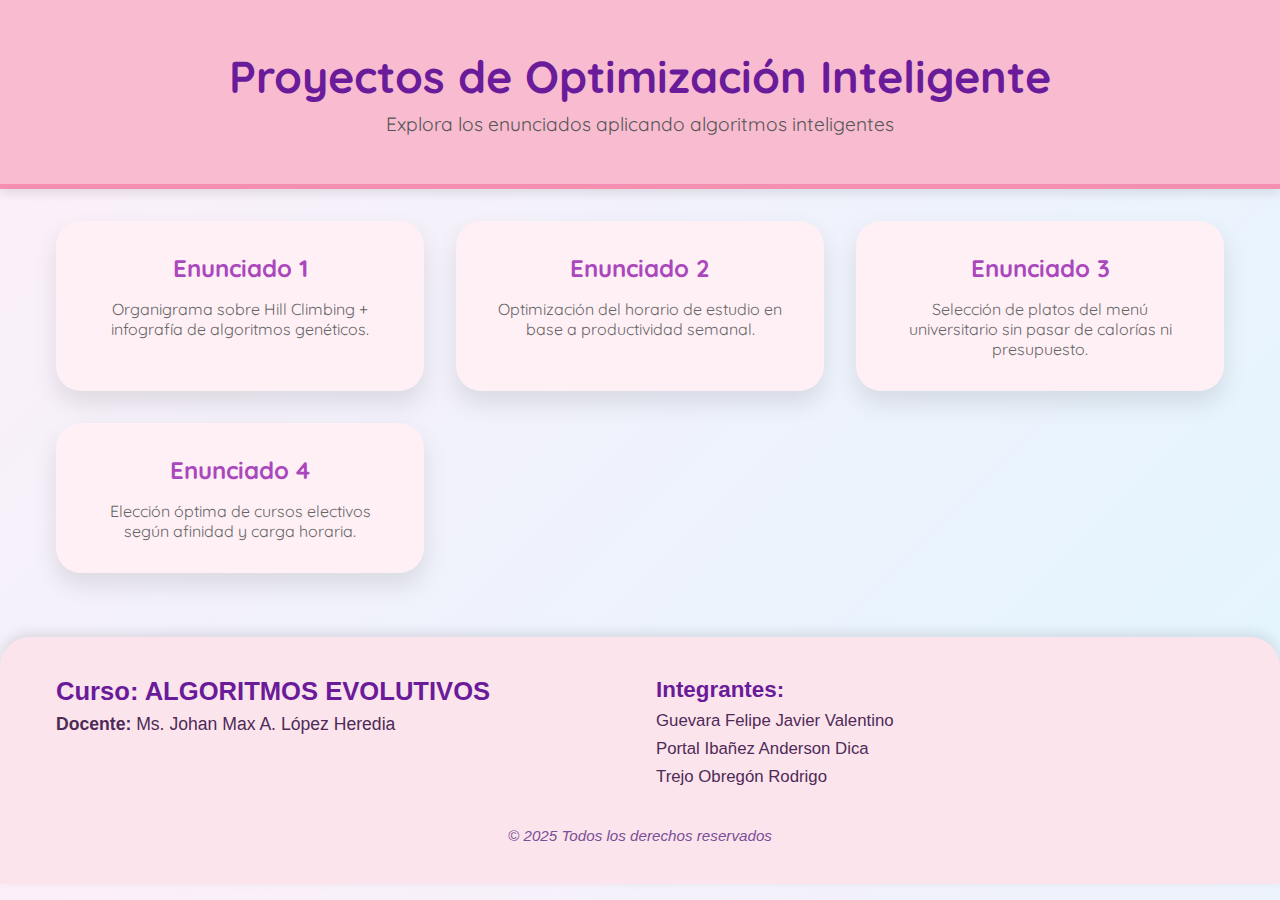
<file: index.html>
<!DOCTYPE html>
<html lang="es">
<head>
  <meta charset="UTF-8" />
  <meta name="viewport" content="width=device-width, initial-scale=1.0"/>
  <title>Proyectos de Optimización</title>
  <link href="https://fonts.googleapis.com/css2?family=Quicksand:wght@400;600;700&display=swap" rel="stylesheet">
  <link rel="stylesheet" href="https://cdnjs.cloudflare.com/ajax/libs/font-awesome/6.5.0/css/all.min.css" integrity="sha512-nxP1P5OqtF4oJhd+9n4WcY/6m7+XzXhGpKfwIXiZlD1m5F/4A0lBPHrkibvj+U8OxB9+5z7nOeXJ2JzpMj0YZA==" crossorigin="anonymous" referrerpolicy="no-referrer" />
  <style>
    * {
      box-sizing: border-box;
      margin: 0;
      padding: 0;
    }

    body {
      font-family: 'Quicksand', sans-serif;
      background: linear-gradient(135deg, #fdeff9 0%, #e1f5fe 100%);
      color: #333;
    }

    header {
      background-color: #f8bbd0;
      padding: 3rem 1rem;
      text-align: center;
      box-shadow: 0 4px 10px rgba(0,0,0,0.1);
      border-bottom: 5px solid #f48fb1;
    }

    header h1 {
      font-size: 2.8rem;
      color: #6a1b9a;
    }

    header p {
      margin-top: 0.5rem;
      font-size: 1.2rem;
      color: #555;
    }

    .container {
      max-width: 1200px;
      margin: 2rem auto;
      padding: 0 1rem;
      display: grid;
      grid-template-columns: repeat(auto-fit, minmax(280px, 1fr));
      gap: 2rem;
    }

    .card {
      background-color: #fff0f6;
      border-radius: 25px;
      padding: 2rem;
      box-shadow: 0 12px 25px rgba(0,0,0,0.1);
      transition: transform 0.3s ease, box-shadow 0.3s ease;
      cursor: pointer;
      text-align: center;
      position: relative;
    }

    .card:hover {
      transform: translateY(-10px) scale(1.03);
      box-shadow: 0 20px 35px rgba(0,0,0,0.15);
    }

    .card h2 {
      color: #ab47bc;
      margin-bottom: 1rem;
      font-size: 1.5rem;
    }

    .card p {
      color: #666;
      font-size: 1rem;
    }

    .card i {
      font-size: 3rem;
      color: #f06292;
      margin-bottom: 1rem;
    }

    footer {
      background-color: #fce4ec;
      padding: 2.5rem 1.5rem;
      font-family: 'Poppins', sans-serif;
      color: #4e2a57;
      box-shadow: 0 -4px 12px rgba(0, 0, 0, 0.1);
      border-top-left-radius: 30px;
      border-top-right-radius: 30px;
      margin-top: 4rem;
    }

    .footer-container {
      display: flex;
      justify-content: space-between;
      align-items: flex-start;
      flex-wrap: wrap;
      max-width: 1200px;
      margin: 0 auto;
    }

    .footer-left,
    .footer-right {
      flex: 1 1 45%;
      padding: 0 1rem;
    }

    .footer-left h2 {
      font-size: 1.6rem;
      color: #6a1b9a;
      margin-bottom: 0.5rem;
    }

    .footer-left p {
      font-size: 1.1rem;
      margin: 0;
    }

    .footer-right h3 {
      font-size: 1.4rem;
      color: #6a1b9a;
      margin-bottom: 0.5rem;
    }

    .footer-right ul {
      list-style-type: none;
      padding: 0;
      margin: 0;
    }

    .footer-right li {
      margin-bottom: 0.5rem;
      font-size: 1.05rem;
    }

    .footer-bottom {
      text-align: center;
      margin-top: 2rem;
      font-size: 0.95rem;
      color: #7a4f97;
      font-style: italic;
    }

    @media (max-width: 768px) {
      .footer-container {
        flex-direction: column;
        text-align: center;
      }

      .footer-left,
      .footer-right {
        flex: 1 1 100%;
        padding: 1rem 0;
      }
    }
  </style>
  <script>
    function goTo(url) {
      window.location.href = url;
    }
  </script>
</head>
<body>

  <header>
    <h1><i class="fas fa-magic"></i> Proyectos de Optimización Inteligente</h1>
    <p>Explora los enunciados aplicando algoritmos inteligentes</p>
  </header>

  <main class="container">
    <div class="card" onclick="goTo('enunciado1.html')">
      <i class="fas fa-network-wired"></i>
      <h2>Enunciado 1</h2>
      <p>Organigrama sobre Hill Climbing + infografía de algoritmos genéticos.</p>
    </div>

    <div class="card" onclick="goTo('enunciado2.html')">
      <i class="fas fa-calendar-check"></i>
      <h2>Enunciado 2</h2>
      <p>Optimización del horario de estudio en base a productividad semanal.</p>
    </div>

    <div class="card" onclick="goTo('enunciado3.html')">
      <i class="fas fa-utensils"></i>
      <h2>Enunciado 3</h2>
      <p>Selección de platos del menú universitario sin pasar de calorías ni presupuesto.</p>
    </div>

    <div class="card" onclick="goTo('enunciado4.html')">
      <i class="fas fa-book-open"></i>
      <h2>Enunciado 4</h2>
      <p>Elección óptima de cursos electivos según afinidad y carga horaria.</p>
    </div>
  </main>

  <footer>
    <div class="footer-container">
      <div class="footer-left">
        <h2><i class="fas fa-code-branch"></i> Curso: ALGORITMOS EVOLUTIVOS</h2>
        <p><strong>Docente:</strong> Ms. Johan Max A. López Heredia</p>
      </div>

      <div class="footer-right">
        <h3><i class="fas fa-users"></i> Integrantes:</h3>
        <ul>
          <li>Guevara Felipe Javier Valentino</li>
          <li>Portal Ibañez Anderson Dica</li>
          <li>Trejo Obregón Rodrigo</li>
        </ul>
      </div>
    </div>

    <div class="footer-bottom">
      <p>&copy; 2025 Todos los derechos reservados</p>
    </div>
  </footer>

</body>
</html>
</file>
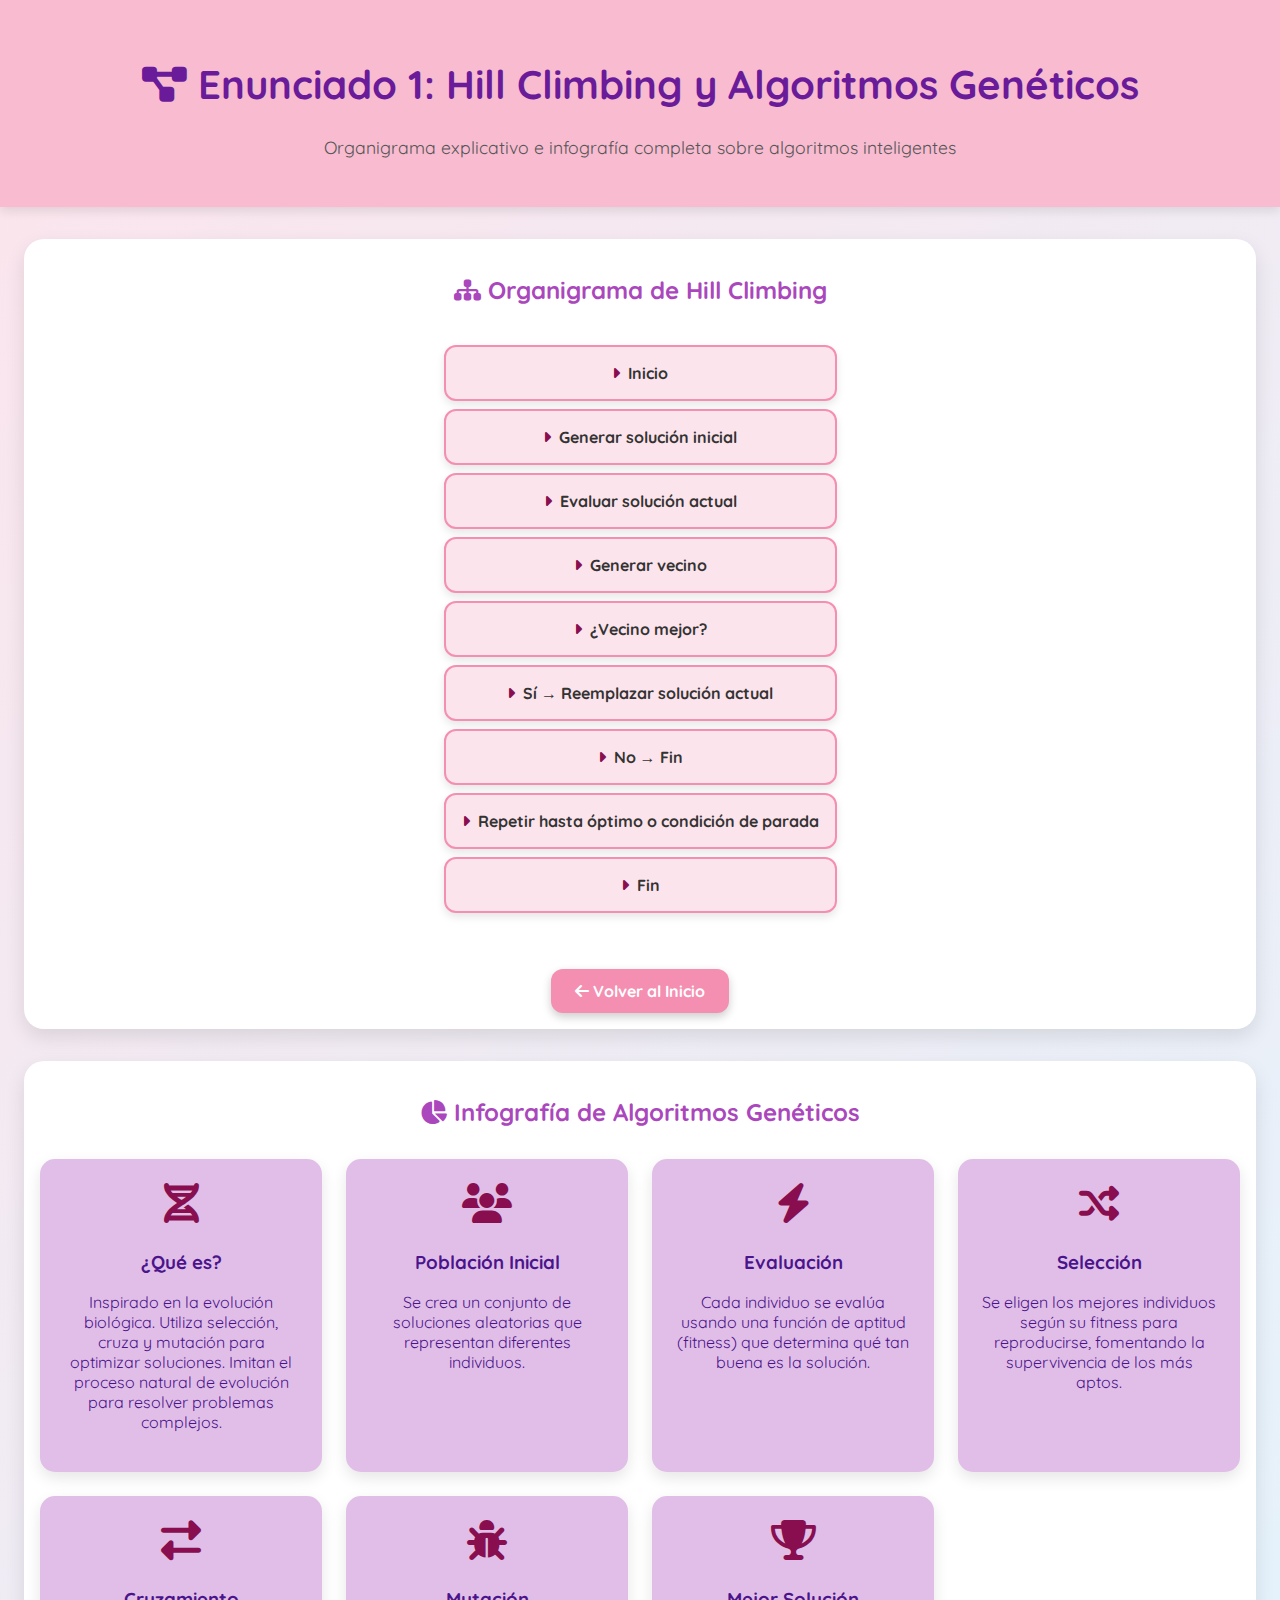
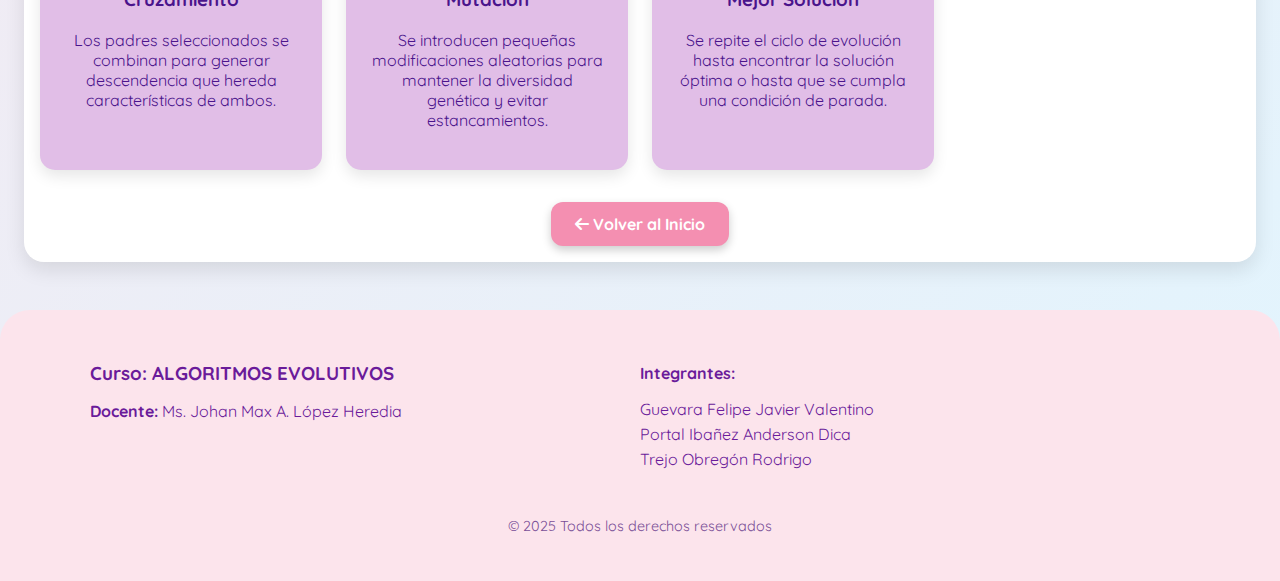
<file: enunciado1.html>
<!DOCTYPE html>
<html lang="es">
<head>
  <meta charset="UTF-8">
  <meta name="viewport" content="width=device-width, initial-scale=1.0">
  <title>Enunciado 1 - Organigrama e Infografía</title>
  <link rel="preconnect" href="https://fonts.googleapis.com">
  <link href="https://fonts.googleapis.com/css2?family=Quicksand:wght@400;600;700&display=swap" rel="stylesheet">
  <link rel="stylesheet" href="https://cdnjs.cloudflare.com/ajax/libs/font-awesome/6.5.0/css/all.min.css">
  <style>
    body {
      margin: 0;
      font-family: 'Quicksand', sans-serif;
      background: linear-gradient(135deg, #fce4ec, #e1f5fe);
      color: #333;
    }
    header {
      background-color: #f8bbd0;
      padding: 2rem 1rem;
      text-align: center;
      box-shadow: 0 4px 10px rgba(0,0,0,0.1);
    }
    header h1 {
      color: #6a1b9a;
      font-size: 2.5rem;
    }
    header p {
      color: #555;
      font-size: 1.1rem;
    }
    .section {
      max-width: 1200px;
      margin: 2rem auto;
      padding: 1rem;
      background-color: #fff;
      border-radius: 20px;
      box-shadow: 0 8px 20px rgba(0,0,0,0.1);
    }
    .section h2 {
      color: #ab47bc;
      text-align: center;
      margin-bottom: 1rem;
    }
    .organigrama {
      display: flex;
      flex-direction: column;
      align-items: center;
    }
    .organigrama ul {
      padding-left: 0;
      list-style: none;
    }
    .organigrama li {
      background: #fce4ec;
      border: 2px solid #f48fb1;
      padding: 1rem;
      margin: 0.5rem;
      border-radius: 12px;
      text-align: center;
      font-weight: bold;
      box-shadow: 0 4px 8px rgba(0,0,0,0.1);
      position: relative;
    }
    .organigrama li::before {
      content: '\f0da';
      font-family: 'Font Awesome 6 Free';
      font-weight: 900;
      margin-right: 0.5rem;
      color: #880e4f;
    }
    .infografia {
      display: grid;
      grid-template-columns: repeat(auto-fit, minmax(250px, 1fr));
      gap: 1.5rem;
      margin-top: 2rem;
    }
    .info-card {
      background-color: #e1bee7;
      padding: 1.5rem;
      border-radius: 15px;
      color: #4a148c;
      box-shadow: 0 6px 15px rgba(0,0,0,0.1);
      transition: transform 0.3s ease;
      text-align: center;
    }
    .info-card:hover {
      transform: translateY(-5px);
    }
    .info-card i {
      font-size: 2.5rem;
      color: #880e4f;
      margin-bottom: 0.5rem;
    }
    .volver-inicio {
      display: block;
      width: fit-content;
      margin: 2rem auto 0;
      padding: 0.75rem 1.5rem;
      background-color: #f48fb1;
      color: white;
      font-weight: bold;
      text-decoration: none;
      border-radius: 12px;
      box-shadow: 0 4px 10px rgba(0,0,0,0.2);
      transition: background-color 0.3s ease;
    }
    .volver-inicio:hover {
      background-color: #ec407a;
    }
    footer {
      background-color: #fce4ec;
      padding: 2rem;
      margin-top: 3rem;
      border-top-left-radius: 30px;
      border-top-right-radius: 30px;
      color: #6a1b9a;
    }
    footer .footer-container {
      display: flex;
      flex-wrap: wrap;
      justify-content: space-between;
      max-width: 1100px;
      margin: 0 auto;
    }
    footer .footer-left,
    footer .footer-right {
      flex: 1 1 45%;
      margin-bottom: 1rem;
    }
    footer h3, footer h4 {
      margin-bottom: 0.5rem;
    }
    footer ul {
      list-style: none;
      padding: 0;
    }
    footer ul li {
      margin-bottom: 0.3rem;
    }
    footer .footer-bottom {
      text-align: center;
      margin-top: 1rem;
      font-size: 0.9rem;
      color: #7a4f97;
    }
  </style>
</head>
<body>
  <header>
    <h1><i class="fas fa-project-diagram"></i> Enunciado 1: Hill Climbing y Algoritmos Genéticos</h1>
    <p>Organigrama explicativo e infografía completa sobre algoritmos inteligentes</p>
  </header>

  <section class="section">
    <h2><i class="fas fa-sitemap"></i> Organigrama de Hill Climbing</h2>
    <div class="organigrama">
      <ul>
        <li>Inicio</li>
        <li>Generar solución inicial</li>
        <li>Evaluar solución actual</li>
        <li>Generar vecino</li>
        <li>¿Vecino mejor?</li>
        <ul>
          <li>Sí → Reemplazar solución actual</li>
          <li>No → Fin</li>
        </ul>
        <li>Repetir hasta óptimo o condición de parada</li>
        <li>Fin</li>
      </ul>
    </div>
    <a href="index.html" class="volver-inicio"><i class="fas fa-arrow-left"></i> Volver al Inicio</a>
  </section>

  <section class="section">
    <h2><i class="fas fa-chart-pie"></i> Infografía de Algoritmos Genéticos</h2>
    <div class="infografia">
      <div class="info-card">
        <i class="fas fa-dna"></i>
        <h3>¿Qué es?</h3>
        <p>Inspirado en la evolución biológica. Utiliza selección, cruza y mutación para optimizar soluciones. Imitan el proceso natural de evolución para resolver problemas complejos.</p>
      </div>
      <div class="info-card">
        <i class="fas fa-users"></i>
        <h3>Población Inicial</h3>
        <p>Se crea un conjunto de soluciones aleatorias que representan diferentes individuos.</p>
      </div>
      <div class="info-card">
        <i class="fas fa-bolt"></i>
        <h3>Evaluación</h3>
        <p>Cada individuo se evalúa usando una función de aptitud (fitness) que determina qué tan buena es la solución.</p>
      </div>
      <div class="info-card">
        <i class="fas fa-random"></i>
        <h3>Selección</h3>
        <p>Se eligen los mejores individuos según su fitness para reproducirse, fomentando la supervivencia de los más aptos.</p>
      </div>
      <div class="info-card">
        <i class="fas fa-exchange-alt"></i>
        <h3>Cruzamiento</h3>
        <p>Los padres seleccionados se combinan para generar descendencia que hereda características de ambos.</p>
      </div>
      <div class="info-card">
        <i class="fas fa-bug"></i>
        <h3>Mutación</h3>
        <p>Se introducen pequeñas modificaciones aleatorias para mantener la diversidad genética y evitar estancamientos.</p>
      </div>
      <div class="info-card">
        <i class="fas fa-trophy"></i>
        <h3>Mejor Solución</h3>
        <p>Se repite el ciclo de evolución hasta encontrar la solución óptima o hasta que se cumpla una condición de parada.</p>
      </div>
    </div>
    <a href="index.html" class="volver-inicio"><i class="fas fa-arrow-left"></i> Volver al Inicio</a>
  </section>

  <footer>
    <div class="footer-container">
      <div class="footer-left">
        <h3>Curso: ALGORITMOS EVOLUTIVOS</h3>
        <p><strong>Docente:</strong> Ms. Johan Max A. López Heredia</p>
      </div>
      <div class="footer-right">
        <h4>Integrantes:</h4>
        <ul>
          <li>Guevara Felipe Javier Valentino</li>
          <li>Portal Ibañez Anderson Dica</li>
          <li>Trejo Obregón Rodrigo</li>
        </ul>
      </div>
    </div>
    <div class="footer-bottom">
      <p>&copy; 2025 Todos los derechos reservados</p>
    </div>
  </footer>
</body>
</html>
</file>
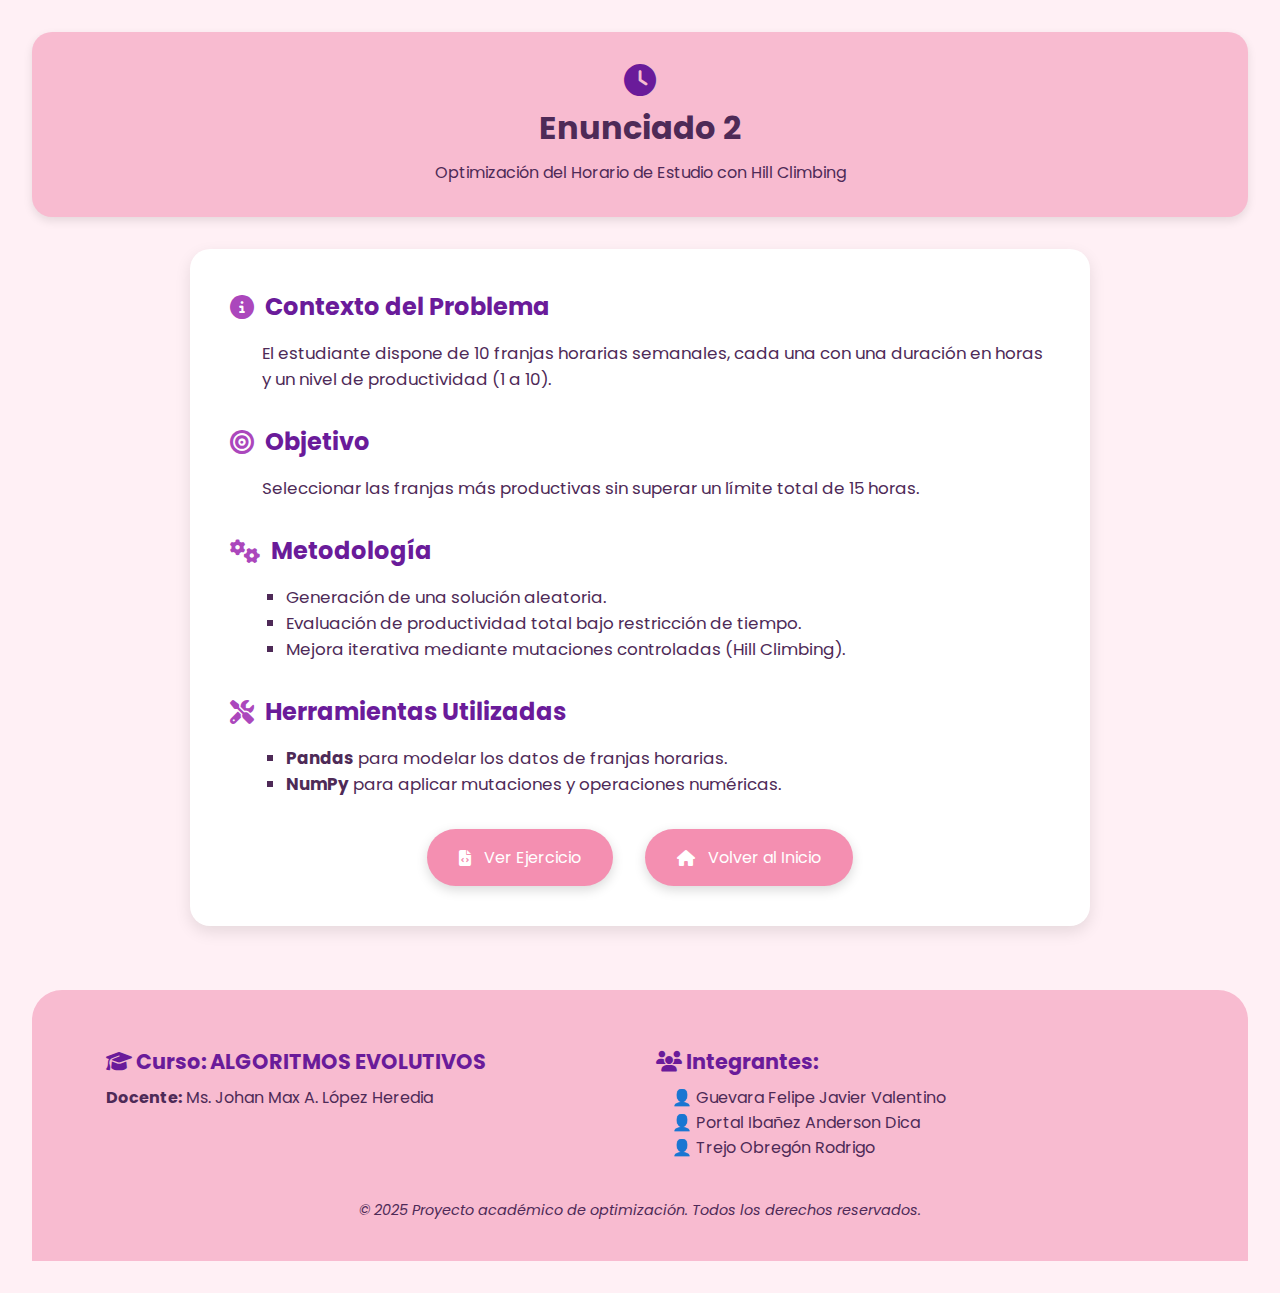
<file: enunciado2.html>
<!DOCTYPE html>
<html lang="es">
<head>
  <meta charset="UTF-8" />
  <meta name="viewport" content="width=device-width, initial-scale=1.0"/>
  <title>Enunciado 2 - Optimización de Horario</title>
  <link rel="stylesheet" href="https://cdnjs.cloudflare.com/ajax/libs/font-awesome/6.5.0/css/all.min.css">
  <link href="https://fonts.googleapis.com/css2?family=Poppins:wght@300;500;700&display=swap" rel="stylesheet">
  <style>
    * {
      margin: 0;
      padding: 0;
      box-sizing: border-box;
    }

    body {
      font-family: 'Poppins', sans-serif;
      background: #fff0f5;
      color: #4e2a57;
      padding: 2rem;
    }

    header {
      background: #f8bbd0;
      padding: 2rem;
      text-align: center;
      border-radius: 20px;
      box-shadow: 0 4px 10px rgba(0,0,0,0.1);
    }

    header h1 {
      font-size: 2rem;
      margin-bottom: 0.5rem;
    }

    header i {
      font-size: 2rem;
      color: #6a1b9a;
      margin-bottom: 0.5rem;
    }

    .card {
      background: #ffffff;
      margin: 2rem auto;
      padding: 2.5rem;
      max-width: 900px;
      border-radius: 20px;
      box-shadow: 0 6px 16px rgba(0,0,0,0.1);
    }

    .section {
      margin-bottom: 2rem;
    }

    .section i {
      color: #ab47bc;
      margin-right: 0.7rem;
    }

    .section h2 {
      font-size: 1.5rem;
      margin-bottom: 1rem;
      color: #6a1b9a;
      display: flex;
      align-items: center;
    }

    .section p, .section ul {
      font-size: 1.05rem;
      margin-left: 2rem;
      margin-bottom: 1rem;
    }

    .section ul {
      list-style-type: square;
      padding-left: 1.5rem;
    }

    .buttons {
      display: flex;
      justify-content: center;
      gap: 2rem;
      margin-top: 2rem;
      flex-wrap: wrap;
    }

    .btn {
      background-color: #f48fb1;
      border: none;
      padding: 1rem 2rem;
      color: white;
      font-size: 1rem;
      border-radius: 30px;
      cursor: pointer;
      display: flex;
      align-items: center;
      gap: 0.8rem;
      transition: background 0.3s ease;
      box-shadow: 0 4px 12px rgba(0,0,0,0.15);
      text-decoration: none;
    }

    .btn:hover {
      background-color: #f06292;
    }

    footer {
      background-color: #f8bbd0;
      padding: 2.5rem 1.5rem;
      color: #4e2a57;
      border-top-left-radius: 30px;
      border-top-right-radius: 30px;
      margin-top: 4rem;
    }

    .footer-container {
      display: flex;
      justify-content: space-between;
      align-items: flex-start;
      flex-wrap: wrap;
      max-width: 1100px;
      margin: auto;
    }

    .footer-left,
    .footer-right {
      flex: 1 1 45%;
      padding: 1rem;
    }

    .footer-left h2, .footer-right h3 {
      font-size: 1.3rem;
      margin-bottom: 0.5rem;
      color: #6a1b9a;
    }

    .footer-right ul {
      list-style: none;
      padding-left: 1rem;
    }

    .footer-right li::before {
      content: "👤 ";
    }

    .footer-bottom {
      text-align: center;
      margin-top: 1.5rem;
      font-style: italic;
      font-size: 0.9rem;
    }

    @media (max-width: 768px) {
      .footer-container {
        flex-direction: column;
        text-align: center;
      }

      .footer-left, .footer-right {
        flex: 1 1 100%;
      }

      .section h2 {
        justify-content: center;
      }
    }
  </style>
</head>
<body>

  <header>
    <i class="fas fa-clock"></i>
    <h1>Enunciado 2</h1>
    <p>Optimización del Horario de Estudio con Hill Climbing</p>
  </header>

  <section class="card">

    <div class="section">
      <h2><i class="fas fa-info-circle"></i> Contexto del Problema</h2>
      <p>El estudiante dispone de 10 franjas horarias semanales, cada una con una duración en horas y un nivel de productividad (1 a 10).</p>
    </div>

    <div class="section">
      <h2><i class="fas fa-bullseye"></i> Objetivo</h2>
      <p>Seleccionar las franjas más productivas sin superar un límite total de 15 horas.</p>
    </div>

    <div class="section">
      <h2><i class="fas fa-cogs"></i> Metodología</h2>
      <ul>
        <li>Generación de una solución aleatoria.</li>
        <li>Evaluación de productividad total bajo restricción de tiempo.</li>
        <li>Mejora iterativa mediante mutaciones controladas (Hill Climbing).</li>
      </ul>
    </div>

    <div class="section">
      <h2><i class="fas fa-tools"></i> Herramientas Utilizadas</h2>
      <ul>
        <li><strong>Pandas</strong> para modelar los datos de franjas horarias.</li>
        <li><strong>NumPy</strong> para aplicar mutaciones y operaciones numéricas.</li>
      </ul>
    </div>

    <div class="buttons">
      <a class="btn" href="ejercicio2.py" download>
        <i class="fas fa-file-code"></i> Ver Ejercicio
      </a>
      <a class="btn" href="index.html">
        <i class="fas fa-home"></i> Volver al Inicio
      </a>
    </div>

  </section>

  <footer>
    <div class="footer-container">
      <div class="footer-left">
        <h2><i class="fas fa-graduation-cap"></i> Curso: ALGORITMOS EVOLUTIVOS</h2>
        <p><strong>Docente:</strong> Ms. Johan Max A. López Heredia</p>
      </div>
      <div class="footer-right">
        <h3><i class="fas fa-users"></i> Integrantes:</h3>
        <ul>
          <li>Guevara Felipe Javier Valentino</li>
          <li>Portal Ibañez Anderson Dica</li>
          <li>Trejo Obregón Rodrigo</li>
        </ul>
      </div>
    </div>
    <div class="footer-bottom">
      <p>&copy; 2025 Proyecto académico de optimización. Todos los derechos reservados.</p>
    </div>
  </footer>

</body>
</html>
</file>
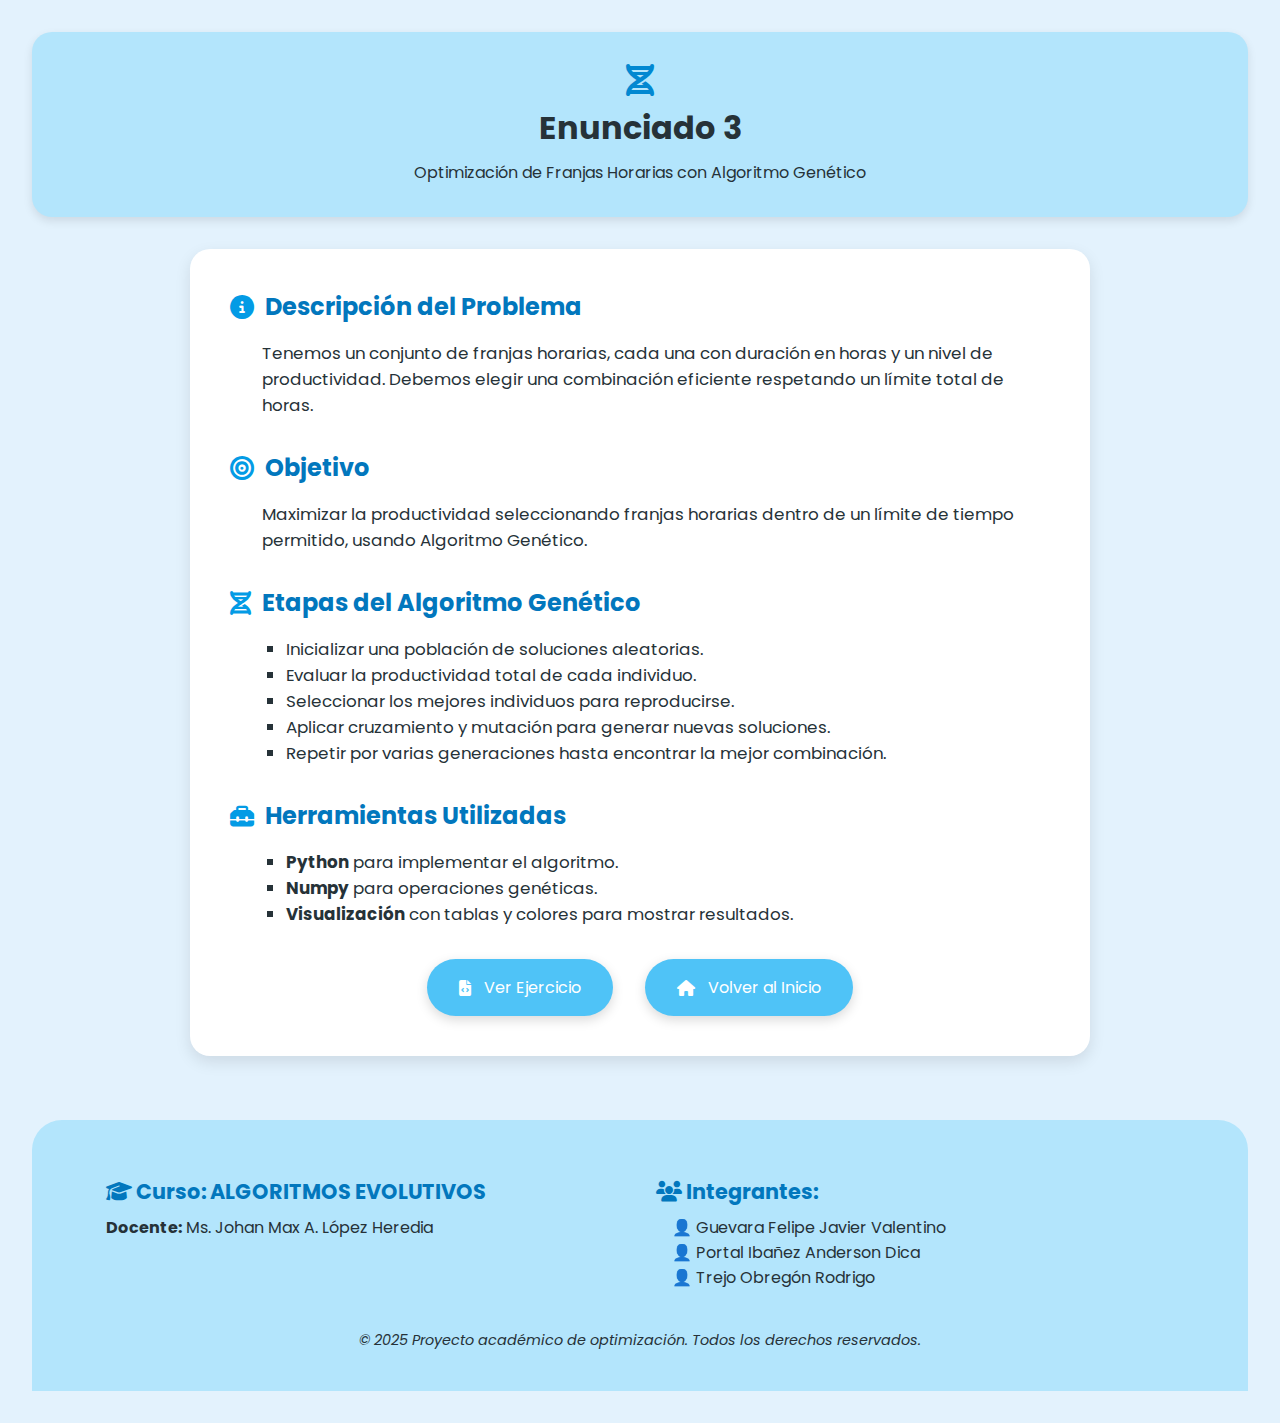
<file: enunciado3.html>
<!DOCTYPE html>
<html lang="es">
<head>
  <meta charset="UTF-8" />
  <meta name="viewport" content="width=device-width, initial-scale=1.0"/>
  <title>Enunciado 3 - Algoritmo Genético</title>
  <link rel="stylesheet" href="https://cdnjs.cloudflare.com/ajax/libs/font-awesome/6.5.0/css/all.min.css">
  <link href="https://fonts.googleapis.com/css2?family=Poppins:wght@300;500;700&display=swap" rel="stylesheet">
  <style>
    * {
      margin: 0;
      padding: 0;
      box-sizing: border-box;
    }

    body {
      font-family: 'Poppins', sans-serif;
      background: #e3f2fd;
      color: #263238;
      padding: 2rem;
    }

    header {
      background: #b3e5fc;
      padding: 2rem;
      text-align: center;
      border-radius: 20px;
      box-shadow: 0 4px 10px rgba(0,0,0,0.1);
    }

    header h1 {
      font-size: 2rem;
      margin-bottom: 0.5rem;
    }

    header i {
      font-size: 2rem;
      color: #0288d1;
      margin-bottom: 0.5rem;
    }

    .card {
      background: #ffffff;
      margin: 2rem auto;
      padding: 2.5rem;
      max-width: 900px;
      border-radius: 20px;
      box-shadow: 0 6px 16px rgba(0,0,0,0.1);
    }

    .section {
      margin-bottom: 2rem;
    }

    .section i {
      color: #039be5;
      margin-right: 0.7rem;
    }

    .section h2 {
      font-size: 1.5rem;
      margin-bottom: 1rem;
      color: #0277bd;
      display: flex;
      align-items: center;
    }

    .section p, .section ul {
      font-size: 1.05rem;
      margin-left: 2rem;
      margin-bottom: 1rem;
    }

    .section ul {
      list-style-type: square;
      padding-left: 1.5rem;
    }

    .buttons {
      display: flex;
      justify-content: center;
      gap: 2rem;
      margin-top: 2rem;
      flex-wrap: wrap;
    }

    .btn {
      background-color: #4fc3f7;
      border: none;
      padding: 1rem 2rem;
      color: white;
      font-size: 1rem;
      border-radius: 30px;
      cursor: pointer;
      display: flex;
      align-items: center;
      gap: 0.8rem;
      transition: background 0.3s ease;
      box-shadow: 0 4px 12px rgba(0,0,0,0.15);
      text-decoration: none;
    }

    .btn:hover {
      background-color: #0288d1;
    }

    footer {
      background-color: #b3e5fc;
      padding: 2.5rem 1.5rem;
      color: #263238;
      border-top-left-radius: 30px;
      border-top-right-radius: 30px;
      margin-top: 4rem;
    }

    .footer-container {
      display: flex;
      justify-content: space-between;
      align-items: flex-start;
      flex-wrap: wrap;
      max-width: 1100px;
      margin: auto;
    }

    .footer-left,
    .footer-right {
      flex: 1 1 45%;
      padding: 1rem;
    }

    .footer-left h2, .footer-right h3 {
      font-size: 1.3rem;
      margin-bottom: 0.5rem;
      color: #0277bd;
    }

    .footer-right ul {
      list-style: none;
      padding-left: 1rem;
    }

    .footer-right li::before {
      content: "👤 ";
    }

    .footer-bottom {
      text-align: center;
      margin-top: 1.5rem;
      font-style: italic;
      font-size: 0.9rem;
    }

    @media (max-width: 768px) {
      .footer-container {
        flex-direction: column;
        text-align: center;
      }

      .footer-left, .footer-right {
        flex: 1 1 100%;
      }

      .section h2 {
        justify-content: center;
      }
    }
  </style>
</head>
<body>

  <header>
    <i class="fas fa-dna"></i>
    <h1>Enunciado 3</h1>
    <p>Optimización de Franjas Horarias con Algoritmo Genético</p>
  </header>

  <section class="card">

    <div class="section">
      <h2><i class="fas fa-info-circle"></i> Descripción del Problema</h2>
      <p>Tenemos un conjunto de franjas horarias, cada una con duración en horas y un nivel de productividad. Debemos elegir una combinación eficiente respetando un límite total de horas.</p>
    </div>

    <div class="section">
      <h2><i class="fas fa-bullseye"></i> Objetivo</h2>
      <p>Maximizar la productividad seleccionando franjas horarias dentro de un límite de tiempo permitido, usando Algoritmo Genético.</p>
    </div>

    <div class="section">
      <h2><i class="fas fa-dna"></i> Etapas del Algoritmo Genético</h2>
      <ul>
        <li>Inicializar una población de soluciones aleatorias.</li>
        <li>Evaluar la productividad total de cada individuo.</li>
        <li>Seleccionar los mejores individuos para reproducirse.</li>
        <li>Aplicar cruzamiento y mutación para generar nuevas soluciones.</li>
        <li>Repetir por varias generaciones hasta encontrar la mejor combinación.</li>
      </ul>
    </div>

    <div class="section">
      <h2><i class="fas fa-toolbox"></i> Herramientas Utilizadas</h2>
      <ul>
        <li><strong>Python</strong> para implementar el algoritmo.</li>
        <li><strong>Numpy</strong> para operaciones genéticas.</li>
        <li><strong>Visualización</strong> con tablas y colores para mostrar resultados.</li>
      </ul>
    </div>

    <div class="buttons">
      <a class="btn" href="ejercicio3.py" download>
        <i class="fas fa-file-code"></i> Ver Ejercicio
      </a>
      <a class="btn" href="index.html">
        <i class="fas fa-home"></i> Volver al Inicio
      </a>
    </div>

  </section>

  <footer>
    <div class="footer-container">
      <div class="footer-left">
        <h2><i class="fas fa-graduation-cap"></i> Curso: ALGORITMOS EVOLUTIVOS</h2>
        <p><strong>Docente:</strong> Ms. Johan Max A. López Heredia</p>
      </div>
      <div class="footer-right">
        <h3><i class="fas fa-users"></i> Integrantes:</h3>
        <ul>
          <li>Guevara Felipe Javier Valentino</li>
          <li>Portal Ibañez Anderson Dica</li>
          <li>Trejo Obregón Rodrigo</li>
        </ul>
      </div>
    </div>
    <div class="footer-bottom">
      <p>&copy; 2025 Proyecto académico de optimización. Todos los derechos reservados.</p>
    </div>
  </footer>

</body>
</html>
</file>
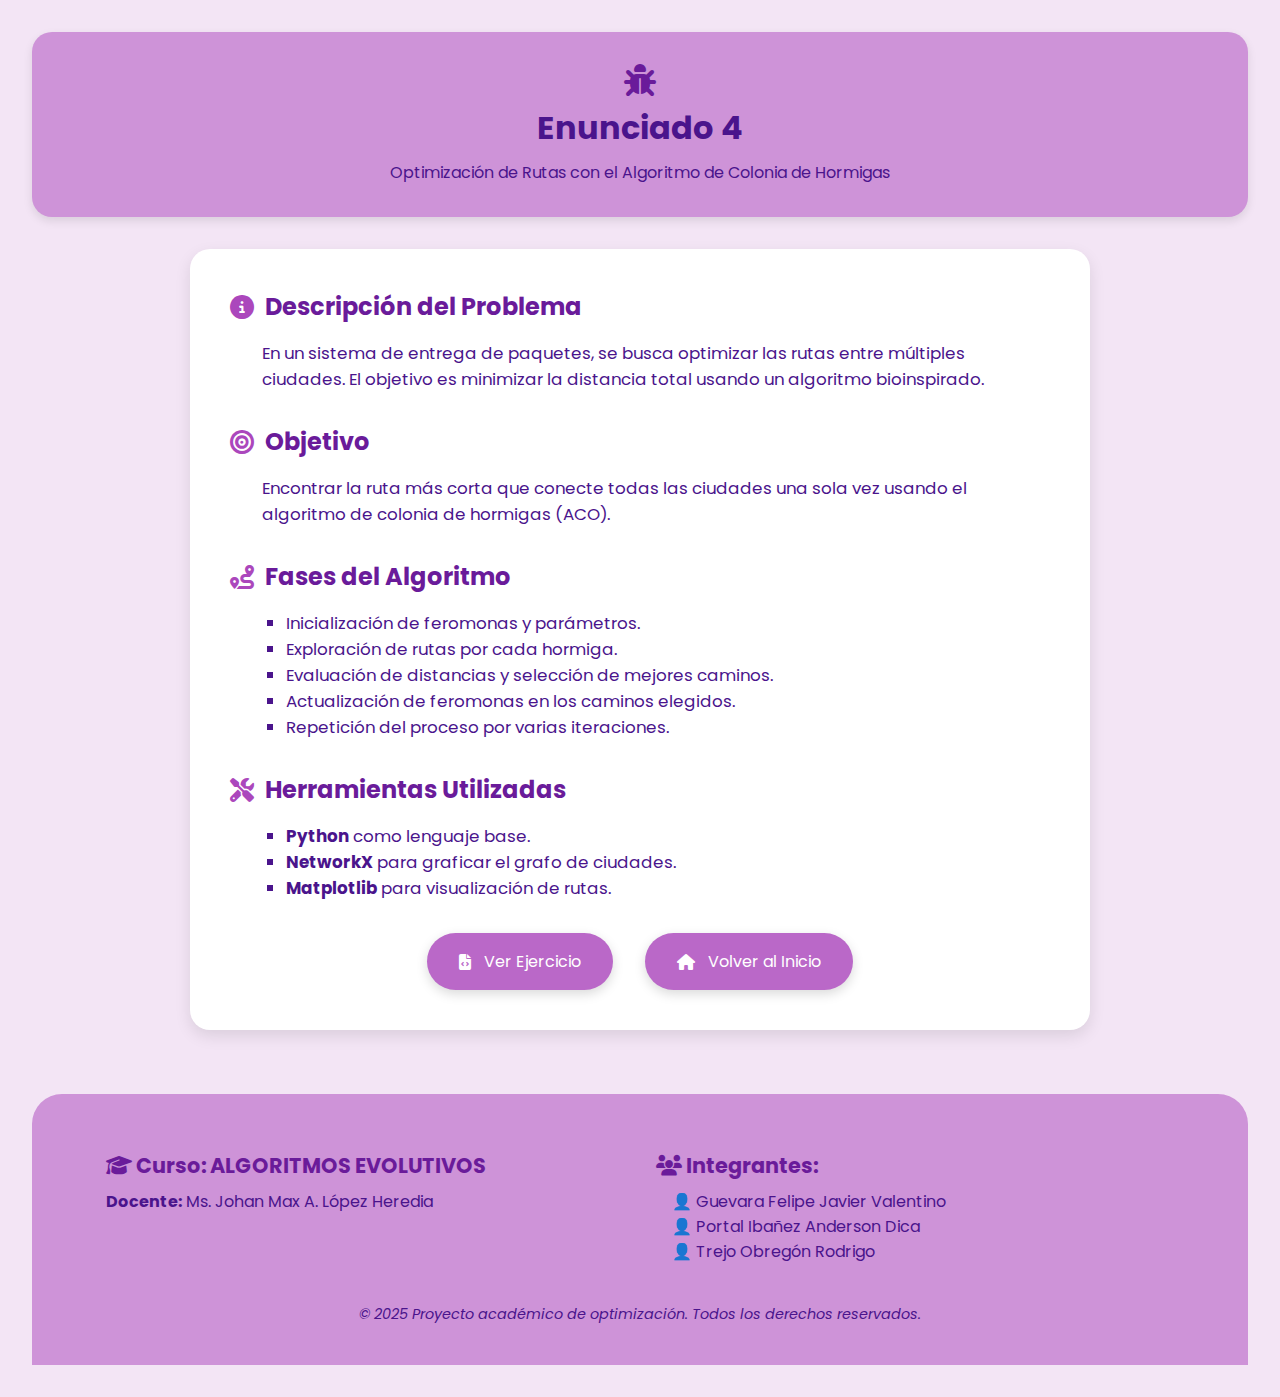
<file: enunciado4.html>
<!DOCTYPE html>
<html lang="es">
<head>
  <meta charset="UTF-8" />
  <meta name="viewport" content="width=device-width, initial-scale=1.0"/>
  <title>Enunciado 4 - Colonia de Hormigas</title>
  <link rel="stylesheet" href="https://cdnjs.cloudflare.com/ajax/libs/font-awesome/6.5.0/css/all.min.css">
  <link href="https://fonts.googleapis.com/css2?family=Poppins:wght@300;500;700&display=swap" rel="stylesheet">
  <style>
    * {
      margin: 0;
      padding: 0;
      box-sizing: border-box;
    }

    body {
      font-family: 'Poppins', sans-serif;
      background: #f3e5f5;
      color: #4a148c;
      padding: 2rem;
    }

    header {
      background: #ce93d8;
      padding: 2rem;
      text-align: center;
      border-radius: 20px;
      box-shadow: 0 4px 10px rgba(0,0,0,0.1);
    }

    header h1 {
      font-size: 2rem;
      margin-bottom: 0.5rem;
    }

    header i {
      font-size: 2rem;
      color: #6a1b9a;
      margin-bottom: 0.5rem;
    }

    .card {
      background: #ffffff;
      margin: 2rem auto;
      padding: 2.5rem;
      max-width: 900px;
      border-radius: 20px;
      box-shadow: 0 6px 16px rgba(0,0,0,0.1);
    }

    .section {
      margin-bottom: 2rem;
    }

    .section i {
      color: #ab47bc;
      margin-right: 0.7rem;
    }

    .section h2 {
      font-size: 1.5rem;
      margin-bottom: 1rem;
      color: #6a1b9a;
      display: flex;
      align-items: center;
    }

    .section p, .section ul {
      font-size: 1.05rem;
      margin-left: 2rem;
      margin-bottom: 1rem;
    }

    .section ul {
      list-style-type: square;
      padding-left: 1.5rem;
    }

    .buttons {
      display: flex;
      justify-content: center;
      gap: 2rem;
      margin-top: 2rem;
      flex-wrap: wrap;
    }

    .btn {
      background-color: #ba68c8;
      border: none;
      padding: 1rem 2rem;
      color: white;
      font-size: 1rem;
      border-radius: 30px;
      cursor: pointer;
      display: flex;
      align-items: center;
      gap: 0.8rem;
      transition: background 0.3s ease;
      box-shadow: 0 4px 12px rgba(0,0,0,0.15);
      text-decoration: none;
    }

    .btn:hover {
      background-color: #8e24aa;
    }

    footer {
      background-color: #ce93d8;
      padding: 2.5rem 1.5rem;
      color: #4a148c;
      border-top-left-radius: 30px;
      border-top-right-radius: 30px;
      margin-top: 4rem;
    }

    .footer-container {
      display: flex;
      justify-content: space-between;
      align-items: flex-start;
      flex-wrap: wrap;
      max-width: 1100px;
      margin: auto;
    }

    .footer-left,
    .footer-right {
      flex: 1 1 45%;
      padding: 1rem;
    }

    .footer-left h2, .footer-right h3 {
      font-size: 1.3rem;
      margin-bottom: 0.5rem;
      color: #6a1b9a;
    }

    .footer-right ul {
      list-style: none;
      padding-left: 1rem;
    }

    .footer-right li::before {
      content: "👤 ";
    }

    .footer-bottom {
      text-align: center;
      margin-top: 1.5rem;
      font-style: italic;
      font-size: 0.9rem;
    }

    @media (max-width: 768px) {
      .footer-container {
        flex-direction: column;
        text-align: center;
      }

      .footer-left, .footer-right {
        flex: 1 1 100%;
      }

      .section h2 {
        justify-content: center;
      }
    }
  </style>
</head>
<body>

  <header>
    <i class="fas fa-bug"></i>
    <h1>Enunciado 4</h1>
    <p>Optimización de Rutas con el Algoritmo de Colonia de Hormigas</p>
  </header>

  <section class="card">

    <div class="section">
      <h2><i class="fas fa-info-circle"></i> Descripción del Problema</h2>
      <p>En un sistema de entrega de paquetes, se busca optimizar las rutas entre múltiples ciudades. El objetivo es minimizar la distancia total usando un algoritmo bioinspirado.</p>
    </div>

    <div class="section">
      <h2><i class="fas fa-bullseye"></i> Objetivo</h2>
      <p>Encontrar la ruta más corta que conecte todas las ciudades una sola vez usando el algoritmo de colonia de hormigas (ACO).</p>
    </div>

    <div class="section">
      <h2><i class="fas fa-route"></i> Fases del Algoritmo</h2>
      <ul>
        <li>Inicialización de feromonas y parámetros.</li>
        <li>Exploración de rutas por cada hormiga.</li>
        <li>Evaluación de distancias y selección de mejores caminos.</li>
        <li>Actualización de feromonas en los caminos elegidos.</li>
        <li>Repetición del proceso por varias iteraciones.</li>
      </ul>
    </div>

    <div class="section">
      <h2><i class="fas fa-tools"></i> Herramientas Utilizadas</h2>
      <ul>
        <li><strong>Python</strong> como lenguaje base.</li>
        <li><strong>NetworkX</strong> para graficar el grafo de ciudades.</li>
        <li><strong>Matplotlib</strong> para visualización de rutas.</li>
      </ul>
    </div>

    <div class="buttons">
      <a class="btn" href="ejercicio4.py" download>
        <i class="fas fa-file-code"></i> Ver Ejercicio
      </a>
      <a class="btn" href="index.html">
        <i class="fas fa-home"></i> Volver al Inicio
      </a>
    </div>

  </section>

  <footer>
    <div class="footer-container">
      <div class="footer-left">
        <h2><i class="fas fa-graduation-cap"></i> Curso: ALGORITMOS EVOLUTIVOS</h2>
        <p><strong>Docente:</strong> Ms. Johan Max A. López Heredia</p>
      </div>
      <div class="footer-right">
        <h3><i class="fas fa-users"></i> Integrantes:</h3>
        <ul>
          <li>Guevara Felipe Javier Valentino</li>
          <li>Portal Ibañez Anderson Dica</li>
          <li>Trejo Obregón Rodrigo</li>
        </ul>
      </div>
    </div>
    <div class="footer-bottom">
      <p>&copy; 2025 Proyecto académico de optimización. Todos los derechos reservados.</p>
    </div>
  </footer>

</body>
</html>
</file>
